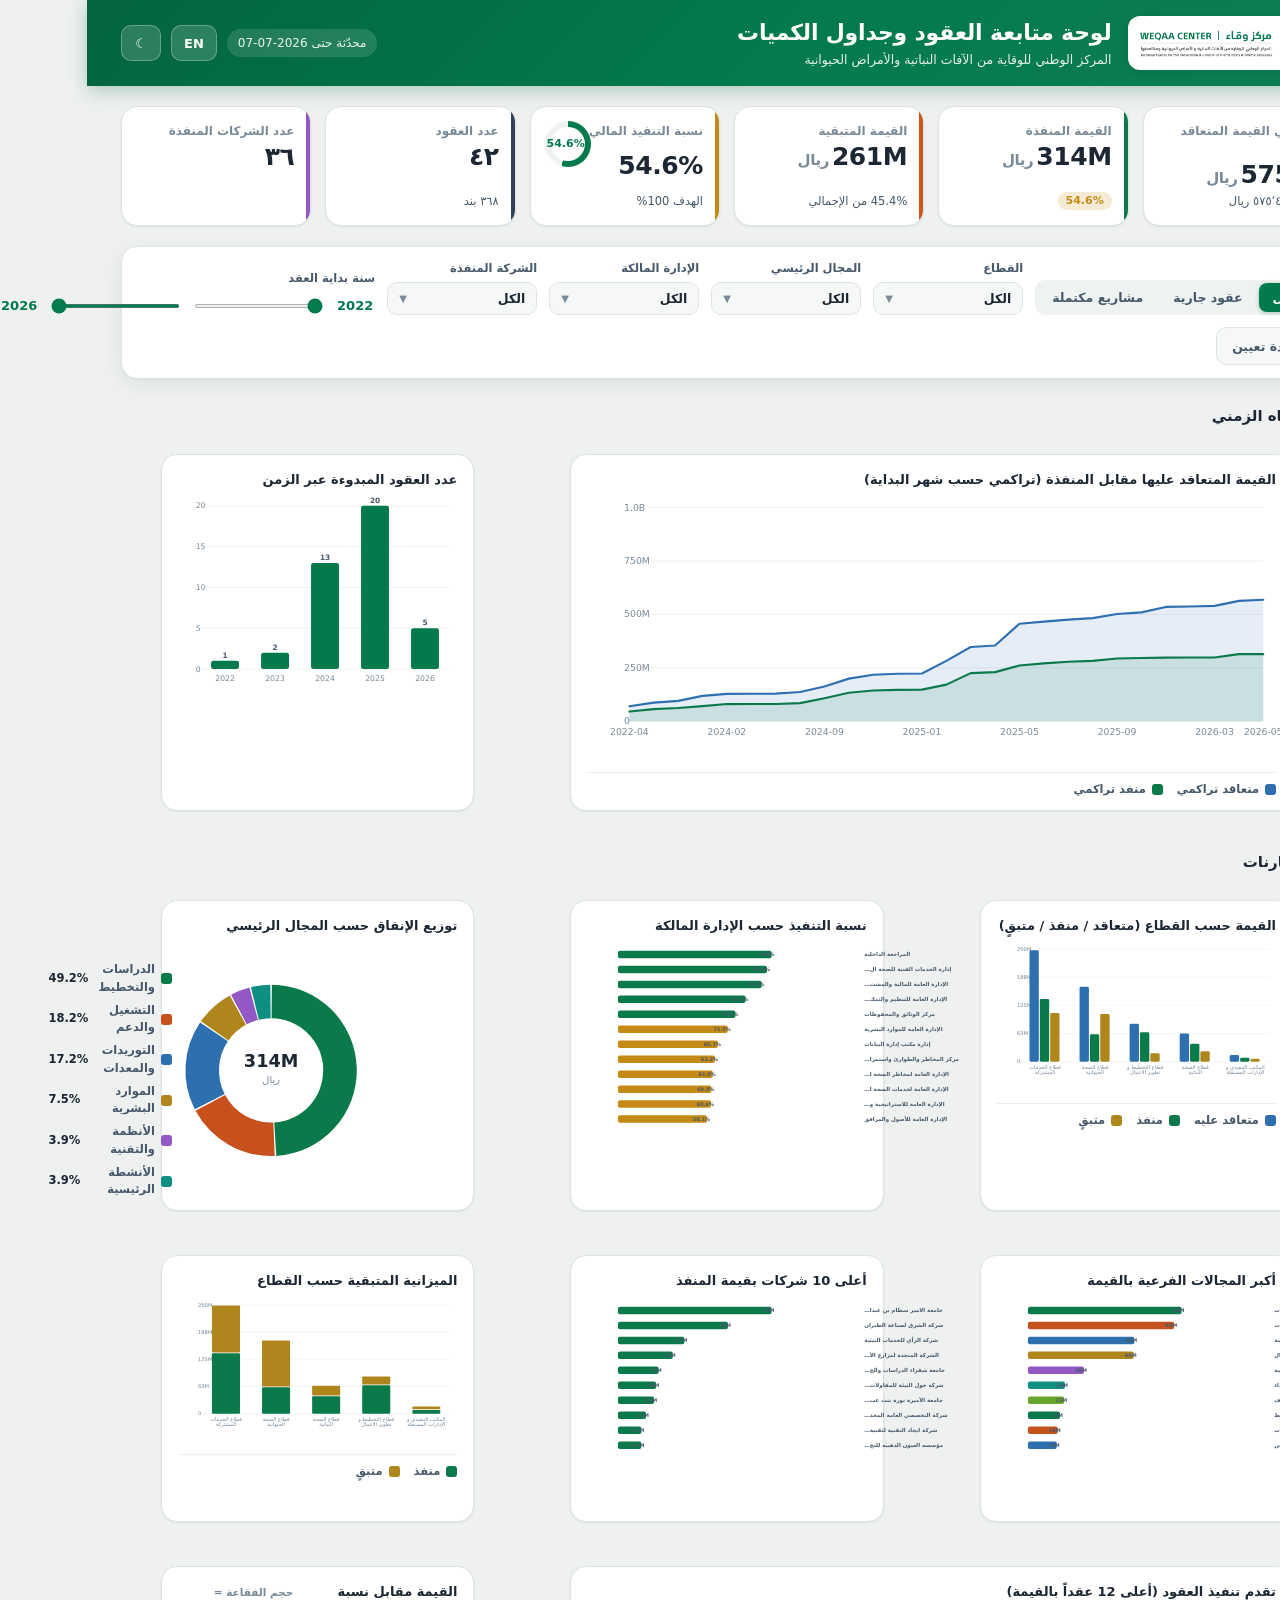
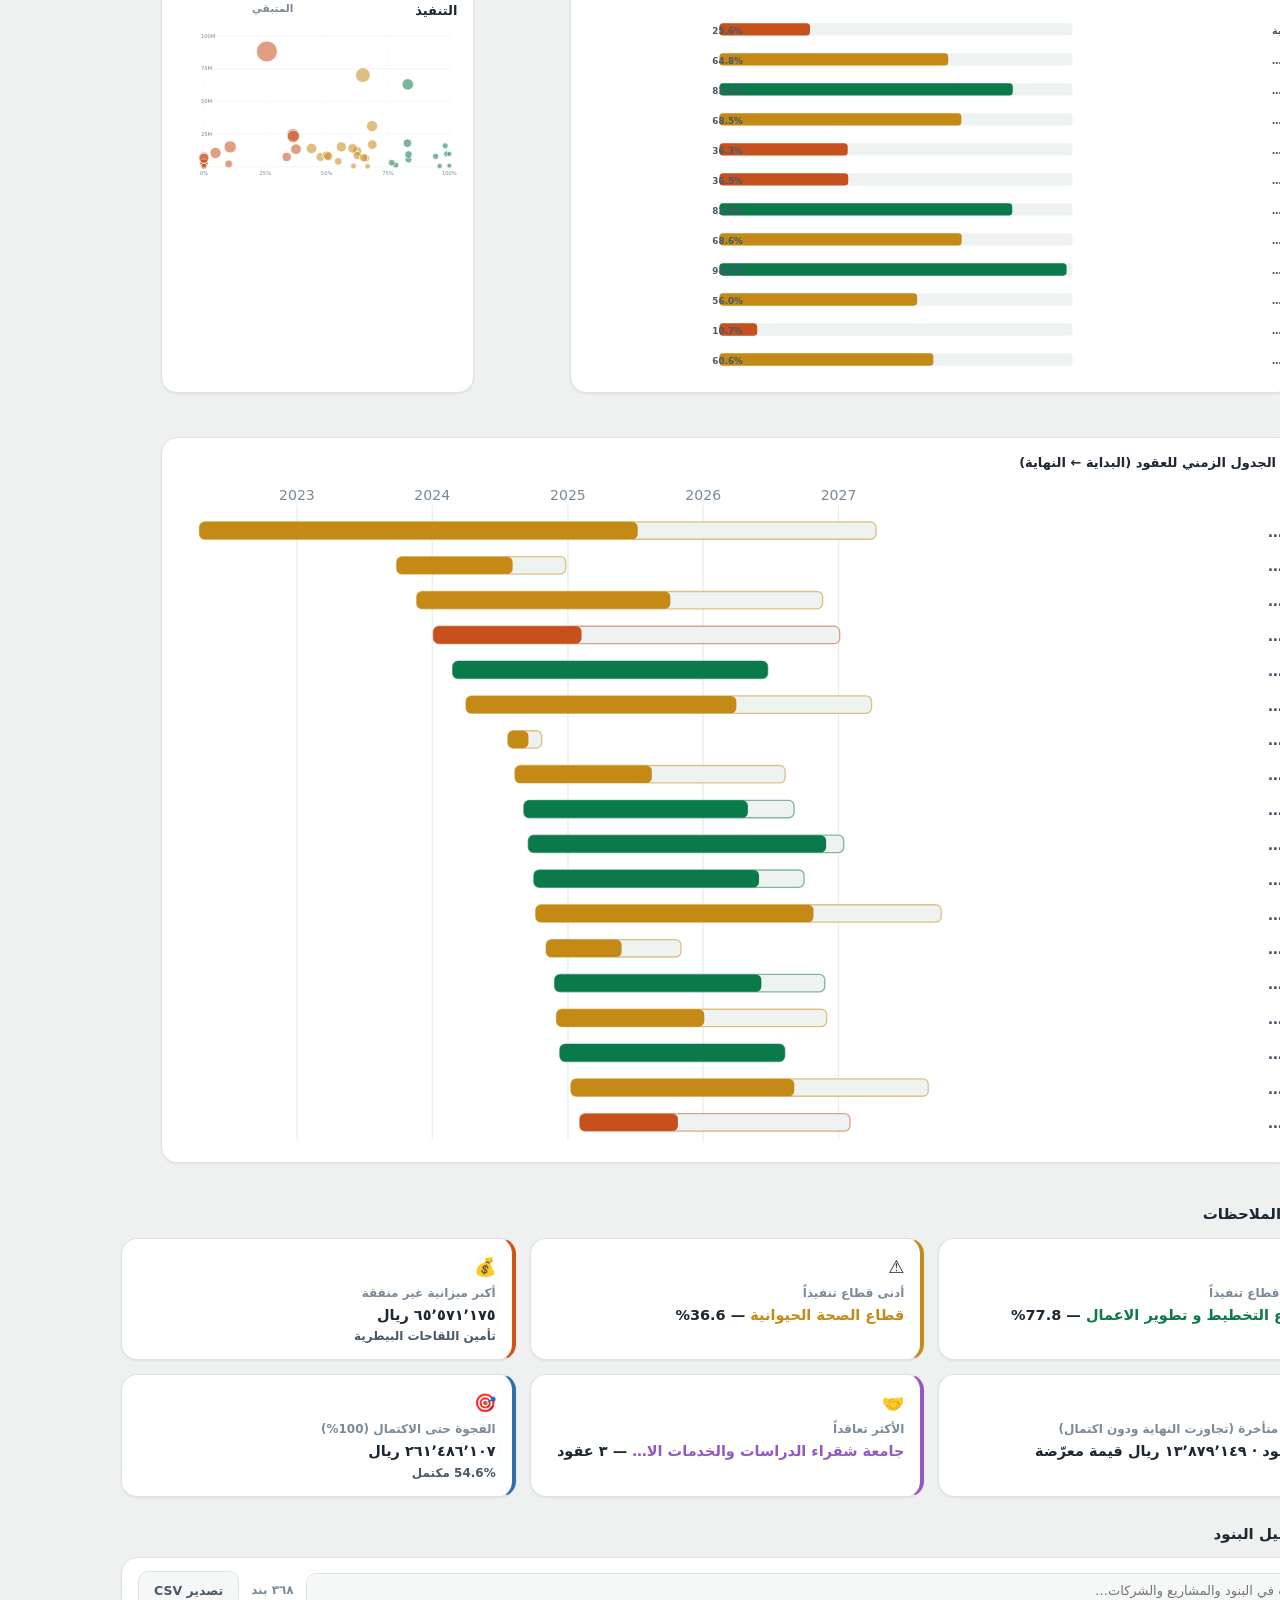
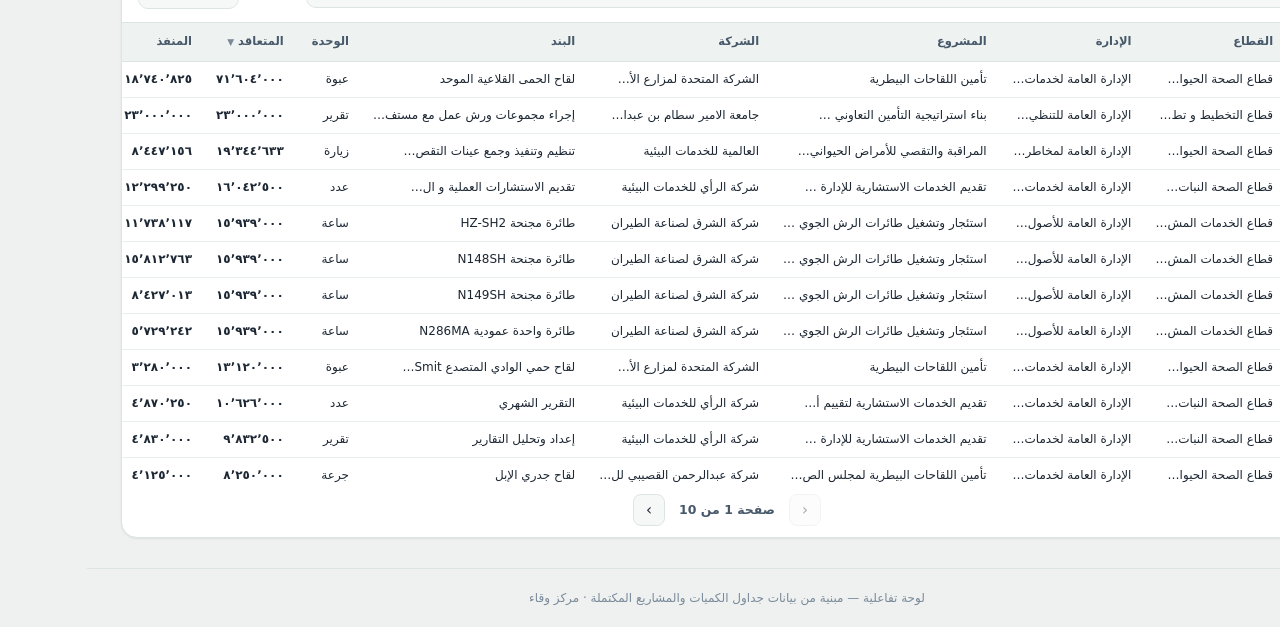
<file: index.html>
<!DOCTYPE html>
<html lang="ar" dir="rtl" data-theme="light">
<head>
  <meta charset="UTF-8" />
  <meta name="viewport" content="width=device-width, initial-scale=1.0" />
  <title>لوحة متابعة العقود وجداول الكميات — مركز وقاء</title>
  <link rel="stylesheet" href="assets/styles.css" />
</head>
<body data-palette="#0B7A4B,#C6511C,#2E6FB0,#AE861C,#9358C4,#0E8F82,#67A62D">

  <!-- ===================== HEADER ===================== -->
  <header class="app-header">
    <div class="brand">
      <img id="brandLogo" class="brand-logo" alt="مركز وقاء — WEQAA Center" />
      <div class="brand-titles">
        <h1 class="app-title" data-i18n="appTitle">لوحة متابعة العقود وجداول الكميات</h1>
        <p class="app-sub" data-i18n="appSub">المركز الوطني للوقاية من الآفات النباتية والأمراض الحيوانية</p>
      </div>
    </div>
    <div class="header-tools">
      <span class="asof" id="asOf"></span>
      <button class="tool-btn" id="langToggle" type="button" title="English / عربي">EN</button>
      <button class="tool-btn" id="themeToggle" type="button" title="الوضع الليلي">
        <span class="theme-ico">☾</span>
      </button>
    </div>
  </header>

  <!-- ===================== KPI ROW ===================== -->
  <section class="kpi-row" id="kpiRow" aria-label="مؤشرات الأداء الرئيسية"></section>

  <!-- ===================== FILTER BAR ===================== -->
  <section class="filter-bar" id="filterBar" aria-label="عوامل التصفية">
    <div class="filter-group status-seg">
      <div class="seg" role="tablist" id="statusSeg">
        <button class="seg-btn is-active" data-status="all" data-i18n="stAll">الكل</button>
        <button class="seg-btn" data-status="boq" data-i18n="stBoq">عقود جارية</button>
        <button class="seg-btn" data-status="completed" data-i18n="stDone">مشاريع مكتملة</button>
      </div>
    </div>
    <div class="filter-group">
      <label data-i18n="fSector">القطاع</label>
      <div class="ms" id="fSector" data-field="sector"></div>
    </div>
    <div class="filter-group">
      <label data-i18n="fDomain">المجال الرئيسي</label>
      <div class="ms" id="fDomain" data-field="mainDomain"></div>
    </div>
    <div class="filter-group">
      <label data-i18n="fDept">الإدارة المالكة</label>
      <div class="ms" id="fDept" data-field="dept"></div>
    </div>
    <div class="filter-group">
      <label data-i18n="fCompany">الشركة المنفذة</label>
      <div class="ms" id="fCompany" data-field="company"></div>
    </div>
    <div class="filter-group grow">
      <label data-i18n="fYear">سنة بداية العقد</label>
      <div class="year-range" id="yearRange"></div>
    </div>
    <button class="reset-btn" id="resetBtn" type="button" data-i18n="reset">إعادة تعيين</button>
  </section>

  <main class="content">
    <!-- ===================== TRENDS ===================== -->
    <h2 class="section-h" data-i18n="secTrends">الاتجاه الزمني</h2>
    <div class="grid">
      <figure class="card span-2">
        <figcaption class="card-h">
          <span data-i18n="c_burn">القيمة المتعاقد عليها مقابل المنفذة (تراكمي حسب شهر البداية)</span>
        </figcaption>
        <div class="chart" id="chartBurn"></div>
      </figure>
      <figure class="card">
        <figcaption class="card-h"><span data-i18n="c_newc">عدد العقود المبدوءة عبر الزمن</span></figcaption>
        <div class="chart" id="chartNewContracts"></div>
      </figure>
    </div>

    <!-- ===================== COMPARISONS ===================== -->
    <h2 class="section-h" data-i18n="secCompare">المقارنات</h2>
    <div class="grid">
      <figure class="card">
        <figcaption class="card-h"><span data-i18n="c_sector">القيمة حسب القطاع (متعاقد / منفذ / متبقٍ)</span></figcaption>
        <div class="chart" id="chartSector"></div>
      </figure>
      <figure class="card">
        <figcaption class="card-h"><span data-i18n="c_dept">نسبة التنفيذ حسب الإدارة المالكة</span></figcaption>
        <div class="chart" id="chartDept"></div>
      </figure>
      <figure class="card">
        <figcaption class="card-h"><span data-i18n="c_domain">توزيع الإنفاق حسب المجال الرئيسي</span></figcaption>
        <div class="chart donut-chart" id="chartDomain"></div>
      </figure>
      <figure class="card">
        <figcaption class="card-h"><span data-i18n="c_sub">أكبر المجالات الفرعية بالقيمة</span></figcaption>
        <div class="chart" id="chartSub"></div>
      </figure>
      <figure class="card">
        <figcaption class="card-h"><span data-i18n="c_contractor">أعلى 10 شركات بقيمة المنفذ</span></figcaption>
        <div class="chart" id="chartContractors"></div>
      </figure>
      <figure class="card">
        <figcaption class="card-h"><span data-i18n="c_remsector">الميزانية المتبقية حسب القطاع</span></figcaption>
        <div class="chart" id="chartRemSector"></div>
      </figure>
      <figure class="card span-2">
        <figcaption class="card-h"><span data-i18n="c_progress">تقدم تنفيذ العقود (أعلى 12 عقداً بالقيمة)</span></figcaption>
        <div class="chart" id="chartProgress"></div>
      </figure>
      <figure class="card">
        <figcaption class="card-h">
          <span data-i18n="c_scatter">القيمة مقابل نسبة التنفيذ</span>
          <span class="card-hint" data-i18n="c_scatter_h">حجم الفقاعة = المتبقي</span>
        </figcaption>
        <div class="chart" id="chartScatter"></div>
      </figure>
      <figure class="card span-3">
        <figcaption class="card-h"><span data-i18n="c_gantt">الجدول الزمني للعقود (البداية ← النهاية)</span></figcaption>
        <div class="chart" id="chartGantt"></div>
      </figure>
    </div>

    <!-- ===================== INSIGHTS ===================== -->
    <h2 class="section-h" data-i18n="secInsights">أبرز الملاحظات</h2>
    <section class="insights" id="insights" aria-live="polite"></section>

    <!-- ===================== TABLE ===================== -->
    <h2 class="section-h" data-i18n="secTable">تفاصيل البنود</h2>
    <div class="card table-card">
      <div class="table-tools">
        <input type="search" id="tableSearch" class="tbl-search" data-i18n-ph="searchPh" placeholder="بحث في البنود والمشاريع والشركات…" />
        <span class="row-count" id="rowCount"></span>
        <button class="reset-btn" id="csvBtn" type="button" data-i18n="csv">تصدير CSV</button>
      </div>
      <div class="table-scroll">
        <table class="data-table" id="dataTable">
          <thead id="tableHead"></thead>
          <tbody id="tableBody"></tbody>
        </table>
      </div>
      <div class="table-pager">
        <button class="pg-btn" id="pgPrev" type="button">‹</button>
        <span id="pgInfo"></span>
        <button class="pg-btn" id="pgNext" type="button">›</button>
      </div>
    </div>
  </main>

  <footer class="app-footer">
    <span data-i18n="footer">لوحة تفاعلية — مبنية من بيانات جداول الكميات والمشاريع المكتملة · مركز وقاء</span>
  </footer>

  <div class="tooltip" id="tooltip" role="tooltip" hidden></div>

  <script src="assets/logo.js"></script>
  <script src="assets/data.js"></script>
  <script src="assets/app.js"></script>
</body>
</html>
</file>
<file: assets/styles.css>
/* ============================================================
   WEQAA Center — Contracts & BOQ Dashboard
   Visual identity extracted from the source presentation:
   emerald #027A4C · leaf-green #93C045 · navy #30415A · orange #CF5415
   ============================================================ */

:root {
  /* --- brand structural colors --- */
  --brand-green: #027A4C;
  --brand-green-d: #04643E;
  --brand-lime: #93C045;
  --brand-navy: #30415A;
  --brand-orange: #CF5415;

  /* --- categorical series (validated: CVD-safe, fixed order) --- */
  --c1: #0B7A4B;  --c2: #C6511C;  --c3: #2E6FB0;  --c4: #AE861C;
  --c5: #9358C4;  --c6: #0E8F82;  --c7: #67A62D;

  /* --- status (execution health) --- */
  --ok: #0B7A4B;  --warn: #C58A15;  --crit: #C6511C;

  /* --- light surfaces / ink --- */
  --bg: #eef1f0;
  --surface: #ffffff;
  --surface-2: #f6f8f7;
  --surface-3: #eef2f0;
  --ink: #1c2733;
  --ink-2: #46586a;
  --ink-3: #7a8a99;
  --line: #dde5e2;
  --line-2: #e9efec;
  --shadow: 0 1px 2px rgba(20,40,30,.06), 0 6px 22px rgba(20,40,30,.07);
  --shadow-sm: 0 1px 2px rgba(20,40,30,.08);
  --radius: 16px;
  --radius-sm: 10px;
  --grid-ink: #eaefec;
  --header-grad: linear-gradient(135deg, #04643E 0%, #027A4C 52%, #0E7E52 100%);
}

[data-theme="dark"] {
  --bg: #0e1512;
  --surface: #16201b;
  --surface-2: #1a271f;
  --surface-3: #203026;
  --ink: #e8f1ea;
  --ink-2: #a9bcb0;
  --ink-3: #7d9084;
  --line: #26362c;
  --line-2: #223029;
  --shadow: 0 1px 2px rgba(0,0,0,.4), 0 8px 26px rgba(0,0,0,.35);
  --shadow-sm: 0 1px 2px rgba(0,0,0,.4);
  --grid-ink: #223029;
  --header-grad: linear-gradient(135deg, #0a4b32 0%, #0a3d2a 55%, #06301f 100%);
  --c1: #17915c; --c2: #e06a34; --c3: #4f8fd6; --c4: #cba43a;
  --c5: #ac78dc; --c6: #23a99b; --c7: #7fbf45;
}

* { box-sizing: border-box; }
html, body { margin: 0; padding: 0; }
body {
  background: var(--bg);
  color: var(--ink);
  font-family: "SST Arabic", "Segoe UI", "Tahoma", system-ui, -apple-system, sans-serif;
  font-size: 14px;
  line-height: 1.5;
  -webkit-font-smoothing: antialiased;
  transition: background .25s, color .25s;
}
h1, h2, p { margin: 0; }
button { font-family: inherit; cursor: pointer; }

/* ===================== HEADER ===================== */
.app-header {
  display: flex; align-items: center; justify-content: space-between;
  gap: 16px; flex-wrap: wrap;
  padding: 16px clamp(16px, 3vw, 34px);
  background: var(--header-grad);
  color: #fff;
  box-shadow: 0 4px 18px rgba(2,90,60,.28);
  position: relative; z-index: 5;
}
.brand { display: flex; align-items: center; gap: 16px; }
.brand-logo {
  height: 54px; width: auto; background: #fff; padding: 7px 12px;
  border-radius: 12px; box-shadow: 0 2px 10px rgba(0,0,0,.12);
}
.app-title { font-size: clamp(16px, 2.1vw, 22px); font-weight: 800; letter-spacing: -.2px; }
.app-sub { font-size: 12.5px; opacity: .9; margin-top: 2px; font-weight: 500; }
.header-tools { display: flex; align-items: center; gap: 10px; }
.asof { font-size: 12px; opacity: .92; background: rgba(255,255,255,.14); padding: 5px 11px; border-radius: 999px; }
.tool-btn {
  background: rgba(255,255,255,.16); color: #fff; border: 1px solid rgba(255,255,255,.28);
  border-radius: 10px; height: 36px; min-width: 40px; padding: 0 12px; font-weight: 700; font-size: 13px;
  display: inline-flex; align-items: center; justify-content: center; transition: background .18s, transform .1s;
}
.tool-btn:hover { background: rgba(255,255,255,.28); }
.tool-btn:active { transform: translateY(1px); }

/* ===================== KPI ===================== */
.kpi-row {
  display: grid; grid-template-columns: repeat(6, 1fr); gap: 14px;
  padding: 20px clamp(16px, 3vw, 34px) 4px;
}
.kpi {
  background: var(--surface); border: 1px solid var(--line); border-radius: var(--radius);
  padding: 15px 16px; box-shadow: var(--shadow-sm); position: relative; overflow: hidden;
  display: flex; flex-direction: column; gap: 3px; min-height: 104px;
}
.kpi::before { content:""; position:absolute; inset-inline-start:0; top:0; bottom:0; width:4px; background: var(--kpi-accent, var(--brand-green)); }
.kpi-label { font-size: 12px; color: var(--ink-3); font-weight: 600; }
.kpi-value { font-size: clamp(18px, 2vw, 25px); font-weight: 800; color: var(--ink); letter-spacing: -.4px; line-height: 1.15; }
.kpi-value .cur { font-size: .6em; font-weight: 700; color: var(--ink-3); margin-inline-start: 3px; }
.kpi-sub { font-size: 11.5px; color: var(--ink-2); margin-top: auto; display: flex; align-items: center; gap: 6px; }
.kpi-badge { font-weight: 800; padding: 1px 8px; border-radius: 999px; font-size: 11px; }
.badge-ok { background: color-mix(in srgb, var(--ok) 15%, transparent); color: var(--ok); }
.badge-warn { background: color-mix(in srgb, var(--warn) 18%, transparent); color: var(--warn); }
.badge-crit { background: color-mix(in srgb, var(--crit) 15%, transparent); color: var(--crit); }
.ring { --p: 0; width: 46px; height: 46px; border-radius: 50%; flex: none;
  background: conic-gradient(var(--brand-green) calc(var(--p) * 1%), var(--surface-3) 0);
  display: grid; place-items: center; position: absolute; inset-inline-end: 14px; top: 14px; }
.ring::after { content: attr(data-p); width: 34px; height: 34px; background: var(--surface); border-radius: 50%;
  display: grid; place-items: center; font-size: 11px; font-weight: 800; color: var(--brand-green); }

/* ===================== FILTER BAR ===================== */
.filter-bar {
  position: sticky; top: 0; z-index: 4;
  display: flex; flex-wrap: wrap; align-items: flex-end; gap: 12px;
  margin: 16px clamp(16px, 3vw, 34px); padding: 13px 15px;
  background: var(--surface); border: 1px solid var(--line);
  border-radius: var(--radius); box-shadow: var(--shadow);
}
.filter-group { display: flex; flex-direction: column; gap: 5px; min-width: 150px; }
.filter-group.grow { flex: 1; min-width: 220px; }
.filter-group > label { font-size: 11.5px; font-weight: 700; color: var(--ink-2); }
.seg { display: inline-flex; background: var(--surface-3); border-radius: 10px; padding: 3px; gap: 2px; }
.seg-btn { border: none; background: transparent; color: var(--ink-2); font-weight: 700; font-size: 12.5px;
  padding: 7px 14px; border-radius: 8px; transition: all .15s; }
.seg-btn.is-active { background: var(--brand-green); color: #fff; box-shadow: 0 1px 4px rgba(2,90,60,.3); }

/* multiselect */
.ms { position: relative; }
.ms-btn { width: 100%; text-align: start; background: var(--surface-2); border: 1px solid var(--line);
  border-radius: var(--radius-sm); padding: 8px 11px; font-size: 12.5px; color: var(--ink); font-weight: 600;
  display: flex; justify-content: space-between; align-items: center; gap: 8px; }
.ms-btn:hover { border-color: var(--brand-lime); }
.ms-btn .chev { color: var(--ink-3); font-size: 10px; }
.ms-btn .cnt { background: var(--brand-green); color:#fff; font-size: 10.5px; font-weight: 800; border-radius: 999px; padding: 0 7px; }
.ms-pop { position: absolute; z-index: 20; top: calc(100% + 5px); inset-inline-start: 0; min-width: 240px; max-width: 340px;
  background: var(--surface); border: 1px solid var(--line); border-radius: 12px; box-shadow: var(--shadow);
  padding: 8px; max-height: 300px; overflow: auto; display: none; }
.ms-pop.open { display: block; }
.ms-search { width: 100%; border: 1px solid var(--line); background: var(--surface-2); color: var(--ink);
  border-radius: 8px; padding: 7px 9px; font-size: 12.5px; margin-bottom: 6px; font-family: inherit; }
.ms-opt { display: flex; align-items: center; gap: 8px; padding: 6px 8px; border-radius: 8px; font-size: 12.5px; cursor: pointer; }
.ms-opt:hover { background: var(--surface-3); }
.ms-opt input { accent-color: var(--brand-green); width: 15px; height: 15px; }
.ms-opt .ms-n { color: var(--ink-3); font-size: 11px; margin-inline-start: auto; }

.year-range { display: flex; align-items: center; gap: 10px; padding-top: 4px; }
.year-range .yr-val { font-weight: 800; color: var(--brand-green); font-size: 13px; min-width: 40px; text-align: center; }
.year-range input[type=range] { flex: 1; accent-color: var(--brand-green); height: 4px; }

.reset-btn { background: var(--surface-2); border: 1px solid var(--line); color: var(--ink-2);
  font-weight: 700; font-size: 12.5px; border-radius: var(--radius-sm); padding: 9px 15px; height: 38px; align-self: flex-end; }
.reset-btn:hover { border-color: var(--brand-orange); color: var(--brand-orange); }

/* ===================== CONTENT / CARDS ===================== */
.content { padding: 0 clamp(16px, 3vw, 34px) 30px; }
.section-h { font-size: 15px; font-weight: 800; color: var(--ink); margin: 26px 2px 12px;
  padding-inline-start: 12px; border-inline-start: 4px solid var(--brand-lime); }
.grid { display: grid; grid-template-columns: repeat(3, 1fr); gap: 16px; }
.card { background: var(--surface); border: 1px solid var(--line); border-radius: var(--radius);
  box-shadow: var(--shadow-sm); padding: 15px 16px 12px; display: flex; flex-direction: column; min-width: 0; }
.span-2 { grid-column: span 2; }
.span-3 { grid-column: span 3; }
.card-h { font-size: 13px; font-weight: 800; color: var(--ink); margin-bottom: 8px;
  display: flex; align-items: baseline; justify-content: space-between; gap: 10px; }
.card-hint { font-size: 10.5px; font-weight: 600; color: var(--ink-3); }
.chart { width: 100%; min-height: 210px; position: relative; }
.chart svg { width: 100%; display: block; overflow: visible; }
.donut-chart { display: flex; align-items: center; }

/* svg chart primitives */
.axis-line { stroke: var(--line); stroke-width: 1; }
.grid-line { stroke: var(--grid-ink); stroke-width: 1; }
.tick-txt { fill: var(--ink-3); font-size: 10.5px; }
.axis-txt { fill: var(--ink-2); font-size: 11px; font-weight: 600; }
.val-lbl { fill: var(--ink-2); font-size: 10px; font-weight: 700; }
.bar-mark { transition: opacity .15s; }
.bar-mark:hover { opacity: .82; }
.legend { display: flex; flex-wrap: wrap; gap: 6px 14px; margin-top: 10px; padding-top: 8px; border-top: 1px solid var(--line-2); }
.legend-item { display: flex; align-items: center; gap: 6px; font-size: 11.5px; color: var(--ink-2); font-weight: 600; }
.legend-swatch { width: 11px; height: 11px; border-radius: 3px; flex: none; }
.empty { color: var(--ink-3); font-size: 13px; text-align: center; padding: 60px 0; font-weight: 600; }

/* ===================== INSIGHTS ===================== */
.insights { display: grid; grid-template-columns: repeat(3, 1fr); gap: 14px; }
.insight { background: var(--surface); border: 1px solid var(--line); border-inline-start: 4px solid var(--ins-accent, var(--brand-green));
  border-radius: var(--radius); padding: 14px 16px; box-shadow: var(--shadow-sm); }
.insight .ins-ico { font-size: 18px; }
.insight .ins-t { font-size: 12px; font-weight: 700; color: var(--ink-3); margin: 4px 0 3px; }
.insight .ins-v { font-size: 14.5px; font-weight: 800; color: var(--ink); line-height: 1.4; }
.insight .ins-v b { color: var(--ins-accent, var(--brand-green)); }

/* ===================== TABLE ===================== */
.table-card { padding: 0; overflow: hidden; }
.table-tools { display: flex; align-items: center; gap: 12px; padding: 13px 16px; border-bottom: 1px solid var(--line); flex-wrap: wrap; }
.tbl-search { flex: 1; min-width: 200px; background: var(--surface-2); border: 1px solid var(--line); color: var(--ink);
  border-radius: var(--radius-sm); padding: 9px 12px; font-size: 13px; font-family: inherit; }
.row-count { font-size: 12px; color: var(--ink-3); font-weight: 700; }
.table-scroll { overflow-x: auto; max-height: 460px; overflow-y: auto; }
.data-table { width: 100%; border-collapse: collapse; font-size: 12px; white-space: nowrap; }
.data-table thead th { position: sticky; top: 0; background: var(--surface-3); color: var(--ink-2);
  font-weight: 800; font-size: 11.5px; text-align: start; padding: 10px 12px; border-bottom: 1px solid var(--line); cursor: pointer; user-select: none; }
.data-table thead th:hover { color: var(--brand-green); }
.data-table thead th .sort-ar { font-size: 9px; color: var(--ink-3); margin-inline-start: 4px; }
.data-table tbody td { padding: 8px 12px; border-bottom: 1px solid var(--line-2); color: var(--ink); }
.data-table tbody tr:hover { background: var(--surface-2); }
.data-table td.num { font-variant-numeric: tabular-nums; text-align: start; font-weight: 600; }
.mini-prog { display: inline-flex; align-items: center; gap: 6px; }
.mini-prog .track { width: 54px; height: 6px; background: var(--surface-3); border-radius: 4px; overflow: hidden; }
.mini-prog .fill { height: 100%; border-radius: 4px; }
.table-pager { display: flex; align-items: center; justify-content: center; gap: 14px; padding: 11px; font-size: 12.5px; color: var(--ink-2); font-weight: 600; }
.pg-btn { width: 32px; height: 32px; border-radius: 8px; border: 1px solid var(--line); background: var(--surface-2); color: var(--ink); font-size: 15px; }
.pg-btn:disabled { opacity: .4; cursor: default; }

/* ===================== TOOLTIP ===================== */
.tooltip { position: fixed; z-index: 100; pointer-events: none; background: var(--brand-navy); color: #fff;
  padding: 8px 11px; border-radius: 9px; font-size: 12px; box-shadow: 0 6px 20px rgba(0,0,0,.3); max-width: 260px;
  line-height: 1.55; transition: opacity .1s; }
[data-theme="dark"] .tooltip { background: #05231a; border: 1px solid #1c5a3f; }
.tooltip .tt-t { font-weight: 800; margin-bottom: 3px; }
.tooltip .tt-r { display: flex; justify-content: space-between; gap: 14px; }
.tooltip .tt-r .k { opacity: .82; }
.tooltip .tt-r .v { font-weight: 700; font-variant-numeric: tabular-nums; }
.tt-dot { display: inline-block; width: 8px; height: 8px; border-radius: 2px; margin-inline-end: 5px; }

.app-footer { text-align: center; padding: 20px; color: var(--ink-3); font-size: 12px; border-top: 1px solid var(--line); }

/* ===================== RESPONSIVE ===================== */
@media (max-width: 1100px) {
  .kpi-row { grid-template-columns: repeat(3, 1fr); }
  .grid { grid-template-columns: repeat(2, 1fr); }
  .span-3 { grid-column: span 2; }
  .insights { grid-template-columns: repeat(2, 1fr); }
}
@media (max-width: 720px) {
  .kpi-row { grid-template-columns: repeat(2, 1fr); }
  .grid { grid-template-columns: 1fr; }
  .span-2, .span-3 { grid-column: span 1; }
  .insights { grid-template-columns: 1fr; }
  .app-title { font-size: 16px; }
  .brand-logo { height: 42px; }
}
[dir="ltr"] { text-align: left; }
</file>
